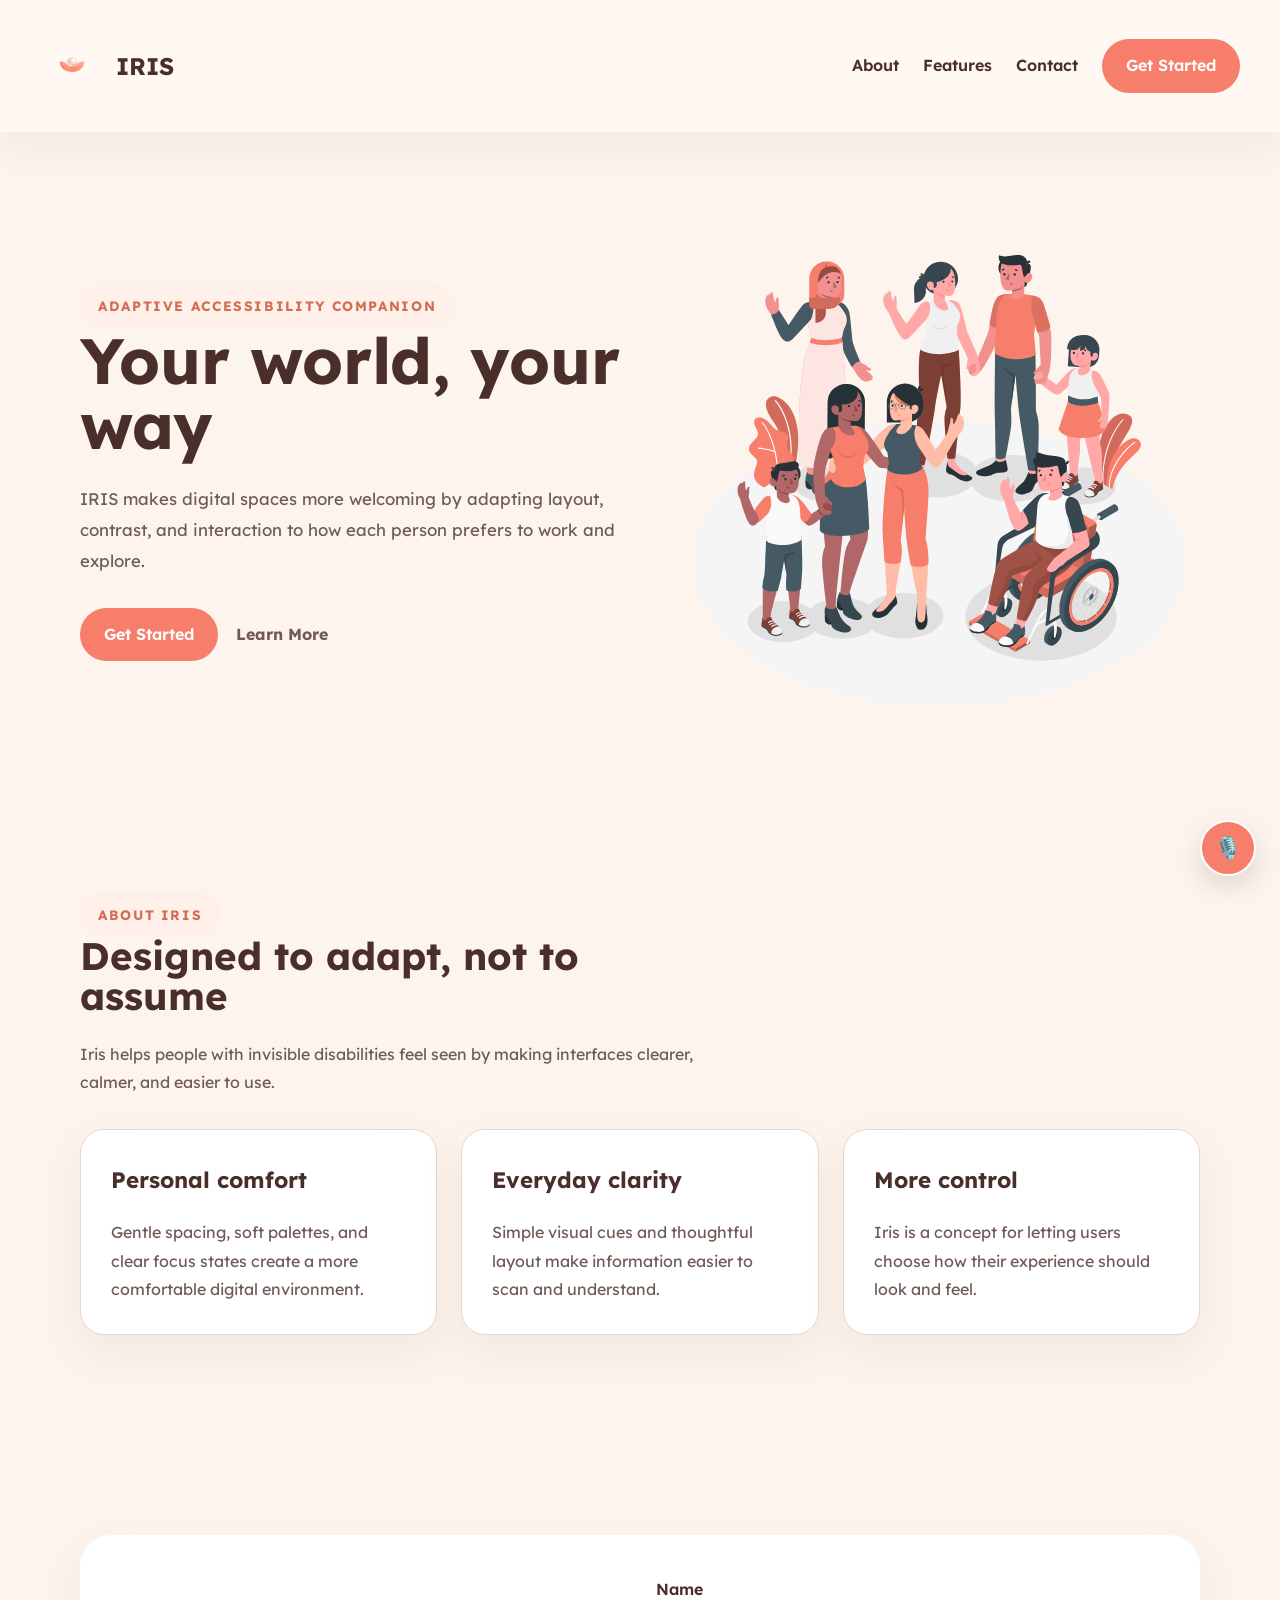
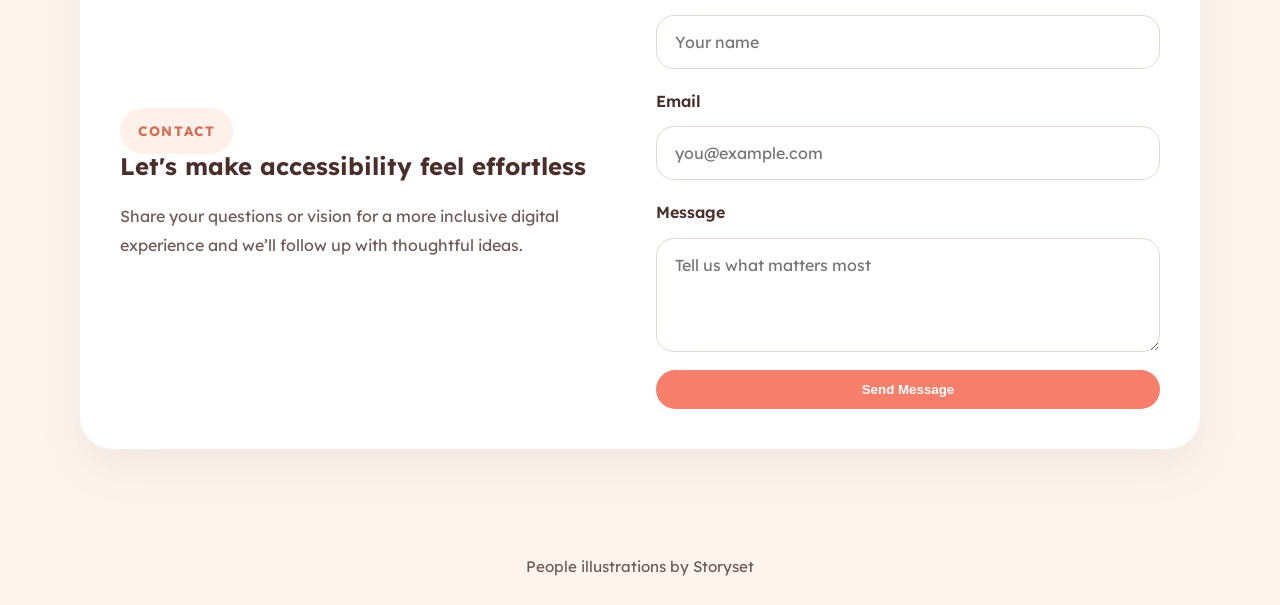
<file: index.html>
<!doctype html>
<html>
  <head>
    <title>IRIS</title>
    <link rel="stylesheet" href="style.css" />
    <link
      href="https://fonts.googleapis.com/css2?family=Lexend:wght@400;600;700&display=swap"
      rel="stylesheet"
    />
  </head>
  <body>
    <header>
      <nav class="nav">
        <div class="logo-container">
          <img class="logo" src="assets/icons/IRISLOGO.png" alt="IRIS logo" />
          <h1>IRIS</h1>
        </div>

        <div class="nav-links">
          <a href="#about">About</a>
          <a href="features.html">Features</a>
          <a href="#contact">Contact</a>
          <a href="login.html" class="btn">Get Started</a>
        </div>
      </nav>
    </header>

    <main>
      <section class="hero">
        <div class="hero-content">
          <span class="section-label">Adaptive accessibility companion</span>
          <h1>Your world, your way</h1>
          <p>
            IRIS makes digital spaces more welcoming by adapting layout,
            contrast, and interaction to how each person prefers to work and
            explore.
          </p>
          <div class="hero-actions">
            <a href="login.html" class="btn">Get Started</a>
            <a class="secondary-btn" href="#about">Learn More</a>
          </div>
        </div>

        <div class="hero-image">
          <img src="assets/images/animation.svg" alt="Community image" />
        </div>
      </section>

      <section id="about" class="about">
        <div class="about-header">
          <span class="section-label">About Iris</span>
          <h2>Designed to adapt, not to assume</h2>
          <p>
            Iris helps people with invisible disabilities feel seen by making
            interfaces clearer, calmer, and easier to use.
          </p>
        </div>
        <div class="about-grid">
          <div class="about-card">
            <h3>Personal comfort</h3>
            <p>
              Gentle spacing, soft palettes, and clear focus states create a
              more comfortable digital environment.
            </p>
          </div>
          <div class="about-card">
            <h3>Everyday clarity</h3>
            <p>
              Simple visual cues and thoughtful layout make information easier
              to scan and understand.
            </p>
          </div>
          <div class="about-card">
            <h3>More control</h3>
            <p>
              Iris is a concept for letting users choose how their experience
              should look and feel.
            </p>
          </div>
        </div>
      </section>

      <section id="contact" class="contact">
        <div class="contact-card">
          <div>
            <span class="section-label">Contact</span>
            <h2>Let's make accessibility feel effortless</h2>
            <p>
              Share your questions or vision for a more inclusive digital
              experience and we’ll follow up with thoughtful ideas.
            </p>
          </div>
          <form class="contact-form">
            <label>
              Name
              <input type="text" placeholder="Your name" />
            </label>
            <label>
              Email
              <input type="email" placeholder="you@example.com" />
            </label>
            <label>
              Message
              <textarea
                rows="4"
                placeholder="Tell us what matters most"
              ></textarea>
            </label>
            <button type="button" class="btn">Send Message</button>
          </form>
        </div>
      </section>
    </main>

    <footer>
      <a href="https://storyset.com/people">People illustrations by Storyset</a>
    </footer>
    <script src="script.js"></script>
    <script src="assistant.js"></script>
  </body>
</html>
</file>
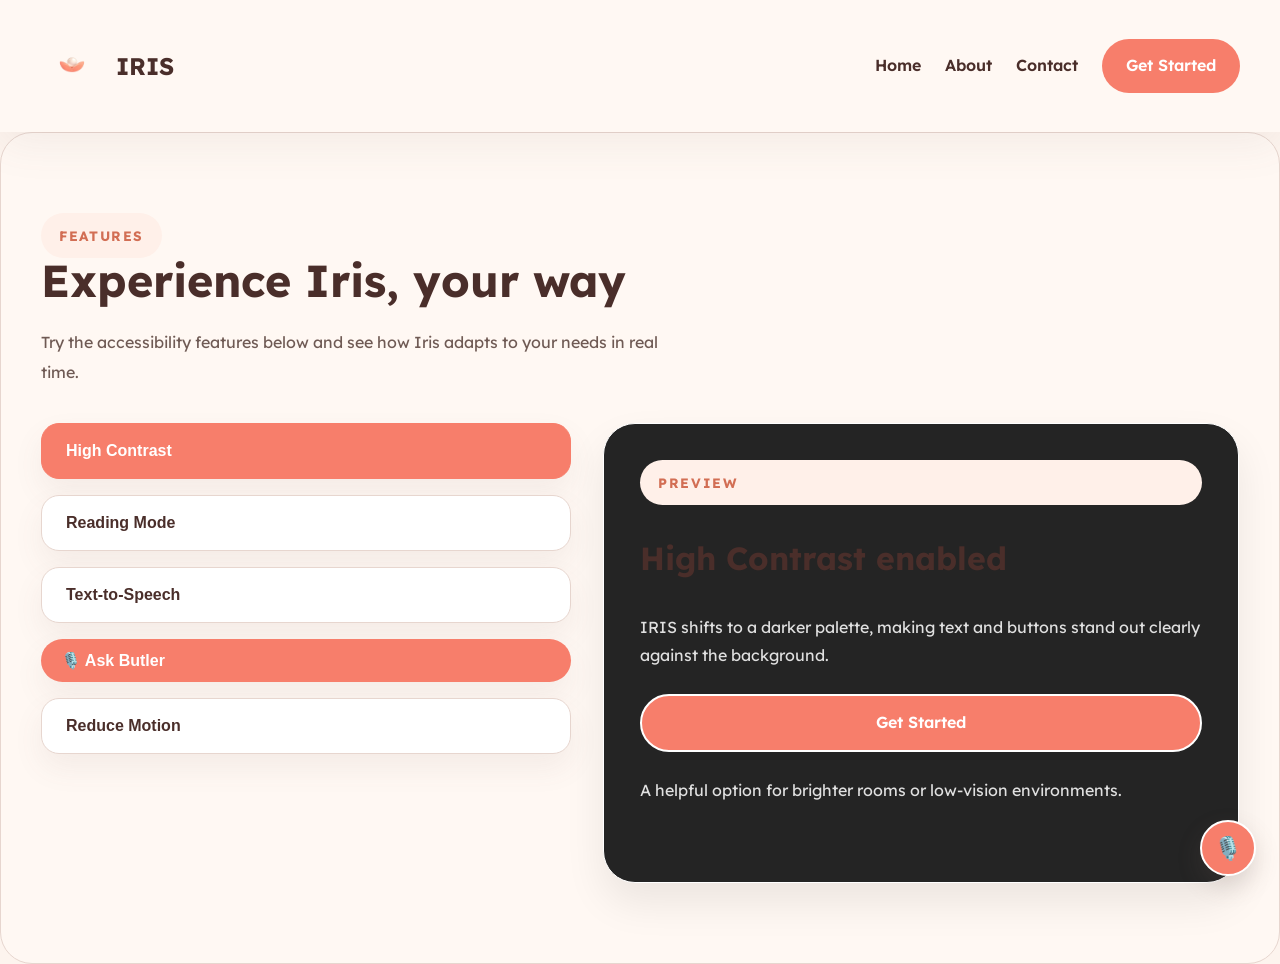
<file: features.html>
<!doctype html>
<html>
  <head>
    <title>IRIS Features</title>
    <link rel="stylesheet" href="style.css" />
    <link
      href="https://fonts.googleapis.com/css2?family=Lexend:wght@400;600;700&display=swap"
      rel="stylesheet"
    />
  </head>
  <body>
    <header>
      <nav class="nav">
        <div class="logo-container">
          <img class="logo" src="assets/icons/IRISLOGO.png" alt="IRIS logo" />
          <h1>IRIS</h1>
        </div>
        <div class="nav-links">
          <a href="index.html">Home</a>
          <a href="index.html#about">About</a>
          <a href="index.html#contact">Contact</a>
          <a href="login.html" class="btn">Get Started</a>
        </div>
      </nav>
    </header>

    <section class="features">
      <span class="section-label">Features</span>
      <h1>Experience Iris, your way</h1>
      <p>
        Try the accessibility features below and see how Iris adapts to your
        needs in real time.
      </p>
      <div class="feature-container">
        <div class="feature-list">
          <button id="high-contrast-btn" class="feature-btn">
            High Contrast
          </button>
          <button id="reading-mode-btn" class="feature-btn">
            Reading Mode
          </button>
          <button id="text-to-speech-btn" class="feature-btn">
            Text-to-Speech
          </button>
          <button id="butler-btn" class="feature-btn butler-trigger" aria-label="Talk to IRIS Butler Voice Assistant">
            🎙️ Ask Butler
          </button>
          <button id="reduce-motion-btn" class="feature-btn">
            Reduce Motion
          </button>
        </div>
        <div id="preview" class="feature-preview">
          <span class="preview-label">Preview</span>
          <h3 id="previewTitle">Welcome to IRIS</h3>
          <p id="previewText">
            Technology that adapts to you, making every digital experience more
            comfortable and accessible.
          </p>
          <a href="login.html" class="btn">Get Started</a>
          <p id="previewNote" class="preview-note">
            Select a feature to see how Iris adapts the interface.
          </p>
        </div>
      </div>
    </section>
    <script src="script.js"></script>
    <script src="assistant.js"></script>
  </body>
</html>
</file>
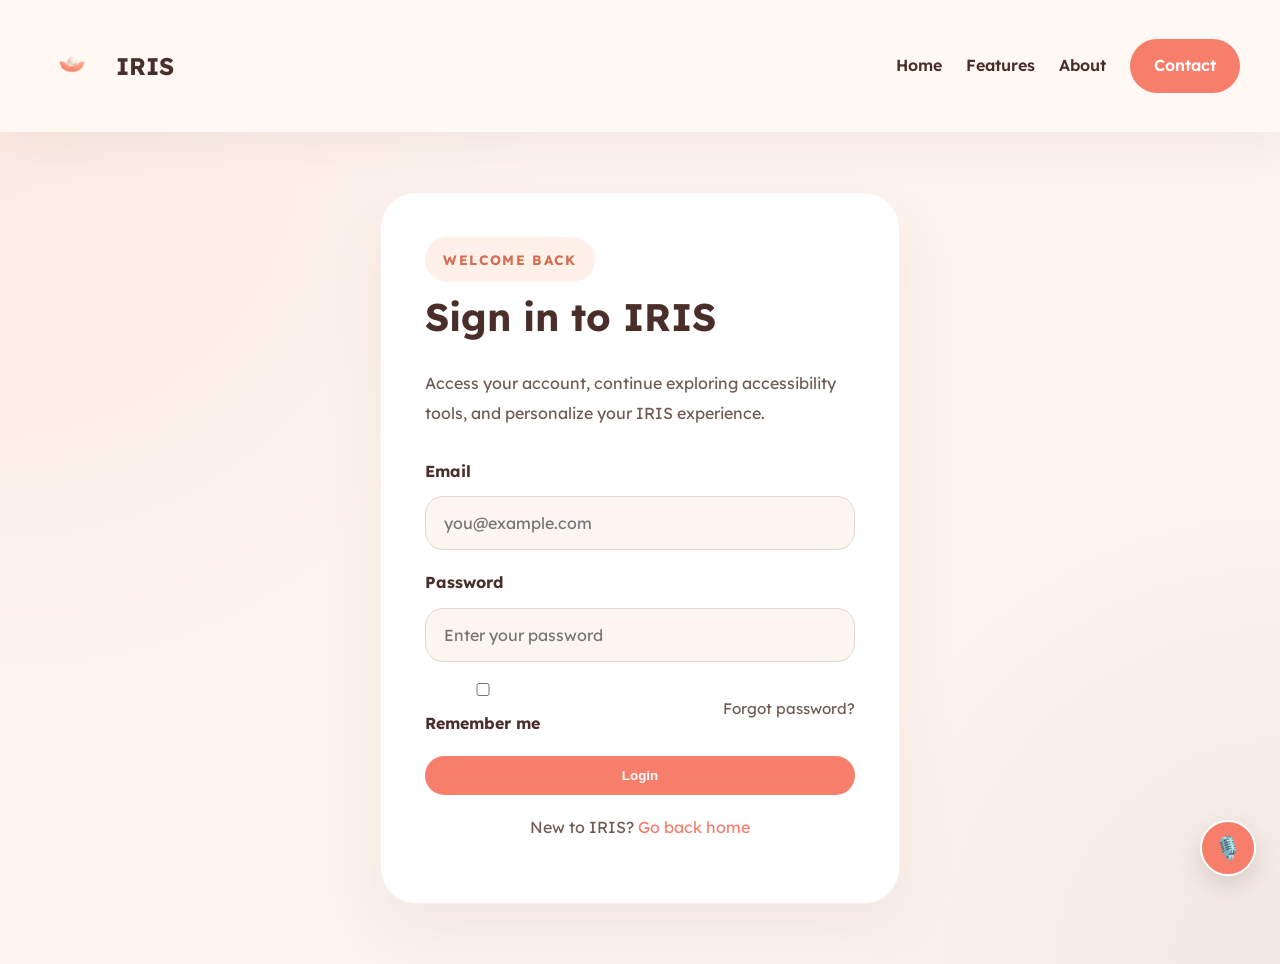
<file: login.html>
<!doctype html>
<html>
  <head>
    <title>IRIS Login</title>
    <link rel="stylesheet" href="style.css" />
    <link
      href="https://fonts.googleapis.com/css2?family=Lexend:wght@400;600;700&display=swap"
      rel="stylesheet"
    />
  </head>
  <body>
    <header>
      <nav class="nav">
        <div class="logo-container">
          <img class="logo" src="assets/icons/IRISLOGO.png" alt="IRIS logo" />
          <h1>IRIS</h1>
        </div>
        <div class="nav-links">
          <a href="index.html">Home</a>
          <a href="features.html">Features</a>
          <a href="index.html#about">About</a>
          <a href="index.html#contact" class="btn">Contact</a>
        </div>
      </nav>
    </header>

    <section class="login-section">
      <div class="login-card">
        <span class="section-label">Welcome back</span>
        <h1>Sign in to IRIS</h1>
        <p class="login-intro">
          Access your account, continue exploring accessibility tools, and
          personalize your IRIS experience.
        </p>

        <div id="loginMessage" class="login-message" aria-live="polite"></div>

        <form id="loginForm" class="login-form">
          <label>
            Email
            <input
              id="loginEmail"
              type="email"
              placeholder="you@example.com"
              required
            />
          </label>
          <label>
            Password
            <input
              id="loginPassword"
              type="password"
              placeholder="Enter your password"
              required
              minlength="6"
            />
          </label>
          <div class="login-meta">
            <label class="remember-row">
              <input type="checkbox" id="rememberMe" />
              Remember me
            </label>
            <a href="#" class="secondary-link">Forgot password?</a>
          </div>
          <button type="submit" class="btn">Login</button>
        </form>

        <p class="login-footer">
          New to IRIS? <a href="index.html">Go back home</a>
        </p>
      </div>
    </section>
    <script src="script.js"></script>
    <script src="assistant.js"></script>
  </body>
</html>
</file>
<file: style.css>
:root {
    --bg-color: #FDF4EE;
    --header-bg: #FFF8F3;
    --card-bg: #FFFFFF;
    --text-color: #4A2E2A;
    --text-muted: #6F5A54;
    --accent: #F77E6B;
    --accent-hover: #EB6C59;
    --border-color: #E7D6CF;
    --font-family: "Lexend", sans-serif;
    --letter-spacing: normal;
    --line-height: 1.85;
}

* {
    box-sizing: border-box;
}

body {
    background-color: var(--bg-color);
    margin: 0;
    font-family: var(--font-family);
    color: var(--text-color);
    line-height: var(--line-height);
    letter-spacing: var(--letter-spacing);
    transition: background-color 0.25s ease, color 0.25s ease;
}

a {
    color: inherit;
    text-decoration: none;
}

header {
    background-color: var(--header-bg);
    padding: 24px 40px;
    box-shadow: 0 12px 40px rgba(111, 90, 84, 0.08);
    position: sticky;
    top: 0;
    z-index: 20;
    transition: background-color 0.25s ease;
}

.nav {
    display: flex;
    align-items: center;
    max-width: 1200px;
    margin: 0 auto;
    gap: 16px;
}

.logo-container {
    display: flex;
    align-items: center;
    gap: 12px;
}

.logo {
    width: 64px;
    height: auto;
}

.nav-links {
    margin-left: auto;
    display: flex;
    flex-wrap: wrap;
    align-items: center;
    gap: 24px;
}

.nav-links a,
.nav-links .btn {
    font-weight: 600;
}

.nav-links a:hover {
    color: #F77E6B;
}

.btn {
    display: inline-flex;
    align-items: center;
    justify-content: center;
    background-color: #F77E6B;
    color: #FFFFFF;
    border-radius: 999px;
    padding: 12px 24px;
    cursor: pointer;
    border: none;
    font-weight: 600;
    transition: background-color 0.25s ease, transform 0.2s ease;
    text-decoration: none;
}

.btn:hover {
    background-color: #EB6C59;
    transform: translateY(-1px);
}

.secondary-btn {
    display: inline-flex;
    align-items: center;
    color: #6F5A54;
    font-weight: 700;
}

.secondary-btn:hover {
    color: #F77E6B;
}

main {
    max-width: 1200px;
    margin: 0 auto;
}

.hero {
    display: flex;
    align-items: center;
    justify-content: space-between;
    gap: 48px;
    padding: 80px 40px;
}

.hero-content {
    max-width: 540px;
}

.section-label,
.preview-label {
    display: inline-flex;
    padding: 10px 18px;
    border-radius: 999px;
    background-color: #FFF0E9;
    color: #D26E54;
    font-size: 0.85rem;
    font-weight: 700;
    letter-spacing: 0.12em;
    text-transform: uppercase;
}

.hero-content h1,
.features h1,
.about h2,
.contact h2 {
    margin: 0 0 24px;
    line-height: 1.02;
}

.hero-content h1 {
    font-size: clamp(3rem, 5vw, 4.5rem);
}

.hero-content p {
    margin: 0 0 32px;
    font-size: 1.05rem;
    line-height: 1.85;
    color: #6F5A54;
}

.hero-actions {
    display: flex;
    gap: 18px;
    flex-wrap: wrap;
}

.hero-image {
    width: 100%;
    max-width: 520px;
}

.hero-image img {
    width: 100%;
    display: block;
    border-radius: 32px;
}

.about,
.features,
.contact {
    padding: 80px 40px;
}

.about-header,
.contact-card > div {
    max-width: 620px;
}

.about h2 {
    font-size: clamp(2.3rem, 3vw, 3rem);
    color: #4A2E2A;
}

.about p,
.contact p,
.feature-preview p,
.preview-note {
    color: #6F5A54;
    line-height: 1.8;
}

.about-grid {
    display: grid;
    grid-template-columns: repeat(auto-fit, minmax(260px, 1fr));
    gap: 24px;
    margin-top: 32px;
}

.about-card {
    background: var(--card-bg);
    border-radius: 24px;
    padding: 30px;
    box-shadow: 0 18px 45px rgba(111, 90, 84, 0.08);
    border: 1px solid var(--border-color);
    transition: background-color 0.25s ease, border-color 0.25s ease;
}

.about-card h3 {
    margin-top: 0;
    margin-bottom: 16px;
    color: var(--text-color);
    font-size: 1.4rem;
}

.about-card p {
    margin: 0;
    color: var(--text-muted);
}

.features {
    background: var(--header-bg);
    border-radius: 32px;
    border: 1px solid var(--border-color);
    transition: background-color 0.25s ease;
}

.features h1 {
    font-size: clamp(2.4rem, 3.5vw, 3.6rem);
}

.features p {
    margin: 16px 0 36px;
    max-width: 640px;
    color: var(--text-muted);
}

.feature-container {
    display: grid;
    grid-template-columns: 1fr 1.2fr;
    gap: 32px;
    align-items: start;
}

.feature-list {
    display: grid;
    gap: 16px;
}

.feature-btn {
    background: var(--card-bg);
    border: 1px solid var(--border-color);
    border-radius: 18px;
    padding: 18px 24px;
    text-align: left;
    font-size: 1rem;
    font-weight: 600;
    color: var(--text-color);
    cursor: pointer;
    transition: all 0.25s ease;
    box-shadow: 0 14px 30px rgba(117, 94, 84, 0.08);
}

.feature-btn:hover,
.feature-btn.active {
    background: var(--accent);
    color: white;
    border-color: var(--accent);
}

.feature-preview {
    background: var(--card-bg);
    border-radius: 32px;
    padding: 36px;
    box-shadow: 0 20px 40px rgba(0, 0, 0, 0.08);
    min-height: 460px;
    display: flex;
    flex-direction: column;
    gap: 24px;
    border: 1px solid var(--border-color);
    transition: background-color 0.25s ease, color 0.25s ease, border-color 0.25s ease;
}

.feature-preview h3 {
    margin: 0;
    font-size: 2rem;
    color: #4A2E2A;
}

.feature-preview p {
    margin: 0;
    font-size: 1rem;
}

.preview-note {
    margin-top: auto;
    color: #8A6F66;
    font-size: 0.95rem;
}

.contact {
    margin-top: 40px;
}

.contact-card {
    display: grid;
    grid-template-columns: 1fr 1fr;
    gap: 32px;
    align-items: center;
}

.contact-card {
    background: #FFFFFF;
    border-radius: 32px;
    padding: 40px;
    box-shadow: 0 18px 45px rgba(111, 90, 84, 0.08);
}

.contact-form {
    display: grid;
    gap: 18px;
}

.contact-form label {
    display: grid;
    gap: 10px;
    font-weight: 600;
    color: #4A2E2A;
}

.contact-form input,
.contact-form textarea {
    width: 100%;
    border: 1px solid #E7D6CF;
    border-radius: 18px;
    padding: 16px 18px;
    background: #FFFFFF;
    color: #4A2E2A;
    font-family: inherit;
    font-size: 1rem;
}

.login-section {
    padding: 60px 24px;
    display: flex;
    justify-content: center;
    align-items: center;
    min-height: calc(100vh - 160px);
    background: radial-gradient(circle at top left, rgba(247, 126, 107, 0.08), transparent 36%),
      radial-gradient(circle at bottom right, rgba(111, 90, 84, 0.08), transparent 30%);
}

.login-card {
    background: #FFFFFF;
    border-radius: 36px;
    padding: 44px;
    box-shadow: 0 28px 60px rgba(111, 90, 84, 0.08);
    max-width: 520px;
    width: 100%;
    border: 1px solid rgba(247, 126, 107, 0.12);
}

.login-card h1 {
    margin-top: 0;
    margin-bottom: 16px;
    font-size: clamp(2.4rem, 3vw, 3rem);
}

.login-intro {
    margin: 0 0 28px;
    color: #6F5A54;
    line-height: 1.85;
}

.login-form {
    display: grid;
    gap: 18px;
}

.login-form label {
    display: grid;
    gap: 10px;
    font-weight: 700;
    color: #4A2E2A;
}

.login-form input {
    width: 100%;
    border: 1px solid #E7D6CF;
    border-radius: 18px;
    padding: 16px 18px;
    background: #FCF5F1;
    color: #4A2E2A;
    font-family: inherit;
    font-size: 1rem;
    transition: border-color 0.2s ease, box-shadow 0.2s ease;
}

.login-form input:focus {
    border-color: #F77E6B;
    outline: none;
    box-shadow: 0 0 0 4px rgba(247, 126, 107, 0.16);
}

.login-meta {
    display: flex;
    justify-content: space-between;
    align-items: center;
    gap: 16px;
    flex-wrap: wrap;
}

.remember-row {
    display: inline-flex;
    align-items: center;
    gap: 10px;
    color: #6F5A54;
    font-weight: 500;
}

.remember-row input {
    width: auto;
    accent-color: #F77E6B;
}

.secondary-link {
    color: #6F5A54;
    font-size: 0.95rem;
}

.secondary-link:hover {
    color: #F77E6B;
}

.login-message {
    display: none;
    padding: 16px 20px;
    border-radius: 18px;
    background: #FFF4EE;
    border: 1px solid #F4D1C5;
    color: #6F4F45;
    font-size: 0.95rem;
}

.login-message.success {
    background: #ECF8F3;
    border-color: #C0E5D8;
    color: #2A5F46;
}

.login-message.error {
    background: #FDEEEE;
    border-color: #F6C2BB;
    color: #8B2B2A;
}

.login-form .btn {
    width: 100%;
}

.login-footer {
    margin-top: 18px;
    text-align: center;
    color: #6F5A54;
}

.login-footer a {
    color: #F77E6B;
    text-decoration: none;
}

footer {
    padding: 24px 40px;
    text-align: center;
    font-size: 0.95rem;
}

footer a {
    color: #6F5A54;
    text-decoration: none;
}

@media (max-width: 980px) {
    .hero,
    .feature-container,
    .contact-card {
        grid-template-columns: 1fr;
    }

    .hero {
        flex-direction: column;
        text-align: center;
        align-items: center;
    }

    .hero-content {
        max-width: 100%;
    }

    .hero-actions {
        justify-content: center;
    }
}

@media (max-width: 720px) {
    header,
    .hero,
    .about,
    .features,
    .contact,
    footer {
        padding-left: 20px;
        padding-right: 20px;
    }

    .nav-links {
        gap: 14px;
    }

    .hero-content h1 {
        font-size: 2.8rem;
    }

    .feature-container {
        gap: 24px;
    }
}

/* Baby Pink Theme */
body.baby-pink,
#preview.baby-pink {
    --bg-color: #FAD2E1;
    --header-bg: #FDE8F0;
    --card-bg: #FFF5F9;
    --text-color: #4A2234;
    --text-muted: #733D53;
    --border-color: #F4BACF;
}

/* High Contrast Mode */
body.high-contrast,
#preview.high-contrast {
    --bg-color: #1A1A1A !important;
    --header-bg: #111111 !important;
    --card-bg: #242424 !important;
    --text-color: #FFFFFF !important;
    --text-muted: #E0E0E0 !important;
    --border-color: #FFFFFF !important;
}

body.high-contrast .btn,
#preview.high-contrast .btn {
    border: 2px solid #FFFFFF !important;
}

/* Reading Mode */
body.reading-mode,
#preview.reading-mode {
    --letter-spacing: 0.06em !important;
    --line-height: 2.1 !important;
}

body.reading-mode p,
#preview.reading-mode p {
    line-height: 2.1 !important;
    letter-spacing: 0.05em !important;
    word-spacing: 0.1em !important;
}

/* Text Sizing */
body.text-size-small { font-size: 0.9rem; }
body.text-size-large { font-size: 1.15rem; }
body.text-size-large h1 { font-size: 3.5rem; }
body.text-size-large p { font-size: 1.15rem; }

/* Reduce Motion */
body.reduce-motion *,
#preview.reduce-motion * {
    animation: none !important;
    transition: none !important;
}

/* Simplified Layout */
body.simplified-layout .hero-image,
body.simplified-layout .preview-note,
body.simplified-layout footer {
    display: none !important;
}

/* Butler Assistant Button */
#butler-btn,
.butler-trigger {
    background-color: var(--accent);
    color: #FFFFFF;
    border: none;
    border-radius: 999px;
    padding: 12px 20px;
    font-size: 1rem;
    font-weight: 600;
    cursor: pointer;
    display: inline-flex;
    align-items: center;
    gap: 8px;
    transition: background-color 0.2s ease, transform 0.2s ease;
}

#butler-btn:hover,
.butler-trigger:hover {
    background-color: var(--accent-hover);
    transform: translateY(-1px);
}

#butler-btn.listening,
.butler-trigger.listening,
.butler-fab.listening {
    background-color: #D90429 !important;
}

/* Floating Butler Widget */
.butler-floating-widget {
    position: fixed;
    bottom: 24px;
    right: 24px;
    z-index: 1000;
}

.butler-fab {
    width: 56px;
    height: 56px;
    border-radius: 50%;
    background-color: var(--accent);
    color: #FFFFFF;
    border: 2px solid #FFFFFF;
    box-shadow: 0 10px 25px rgba(111, 90, 84, 0.2);
    cursor: pointer;
    font-size: 1.4rem;
    display: flex;
    align-items: center;
    justify-content: center;
    transition: transform 0.2s ease;
}

.butler-fab:hover {
    transform: scale(1.06);
    background-color: var(--accent-hover);
}

/* Assistant Chat Window */
.butler-panel {
    position: fixed;
    bottom: 90px;
    right: 24px;
    width: 340px;
    max-width: calc(100vw - 32px);
    background: var(--card-bg);
    border: 1px solid var(--border-color);
    border-radius: 20px;
    padding: 18px;
    box-shadow: 0 16px 40px rgba(111, 90, 84, 0.16);
    display: none;
    flex-direction: column;
    gap: 12px;
    z-index: 1001;
}

.butler-panel.open {
    display: flex;
}

.butler-panel-header {
    display: flex;
    align-items: center;
    justify-content: space-between;
    border-bottom: 1px solid var(--border-color);
    padding-bottom: 10px;
}

.butler-panel-title {
    font-weight: 700;
    color: var(--text-color);
    display: flex;
    align-items: center;
    gap: 6px;
}

.butler-status-badge {
    font-size: 0.75rem;
    padding: 2px 8px;
    border-radius: 999px;
    background: #FFF0E9;
    color: var(--accent);
}

.butler-close-btn {
    background: #FFF0E9;
    border: 1px solid var(--border-color);
    border-radius: 999px;
    padding: 4px 10px;
    font-size: 0.8rem;
    font-weight: 600;
    color: var(--text-color);
    cursor: pointer;
}

.butler-close-btn:hover {
    background: var(--accent);
    color: #FFFFFF;
}

.butler-dialog-box {
    max-height: 180px;
    overflow-y: auto;
    display: flex;
    flex-direction: column;
    gap: 8px;
    font-size: 0.9rem;
}

.butler-bubble {
    padding: 8px 12px;
    border-radius: 14px;
    line-height: 1.45;
    max-width: 90%;
}

.butler-bubble.user {
    align-self: flex-end;
    background: var(--accent);
    color: #FFFFFF;
}

.butler-bubble.assistant {
    align-self: flex-start;
    background: var(--bg-color);
    color: var(--text-color);
    border: 1px solid var(--border-color);
}

.butler-chips {
    display: flex;
    flex-wrap: wrap;
    gap: 6px;
}

.butler-chip {
    background: var(--bg-color);
    color: var(--text-color);
    border: 1px solid var(--border-color);
    border-radius: 999px;
    padding: 4px 10px;
    font-size: 0.78rem;
    cursor: pointer;
    font-family: inherit;
}

.butler-chip:hover {
    background: var(--accent);
    color: #FFFFFF;
}

.butler-input-row {
    display: flex;
    gap: 6px;
}

.butler-text-input {
    flex: 1;
    border: 1px solid var(--border-color);
    border-radius: 999px;
    padding: 8px 12px;
    font-family: inherit;
    font-size: 0.85rem;
    background: var(--bg-color);
    color: var(--text-color);
    outline: none;
}

.butler-send-btn {
    background: var(--accent);
    color: #FFFFFF;
    border: none;
    border-radius: 999px;
    padding: 8px 14px;
    cursor: pointer;
    font-size: 0.85rem;
    font-weight: 600;
}
</file>
